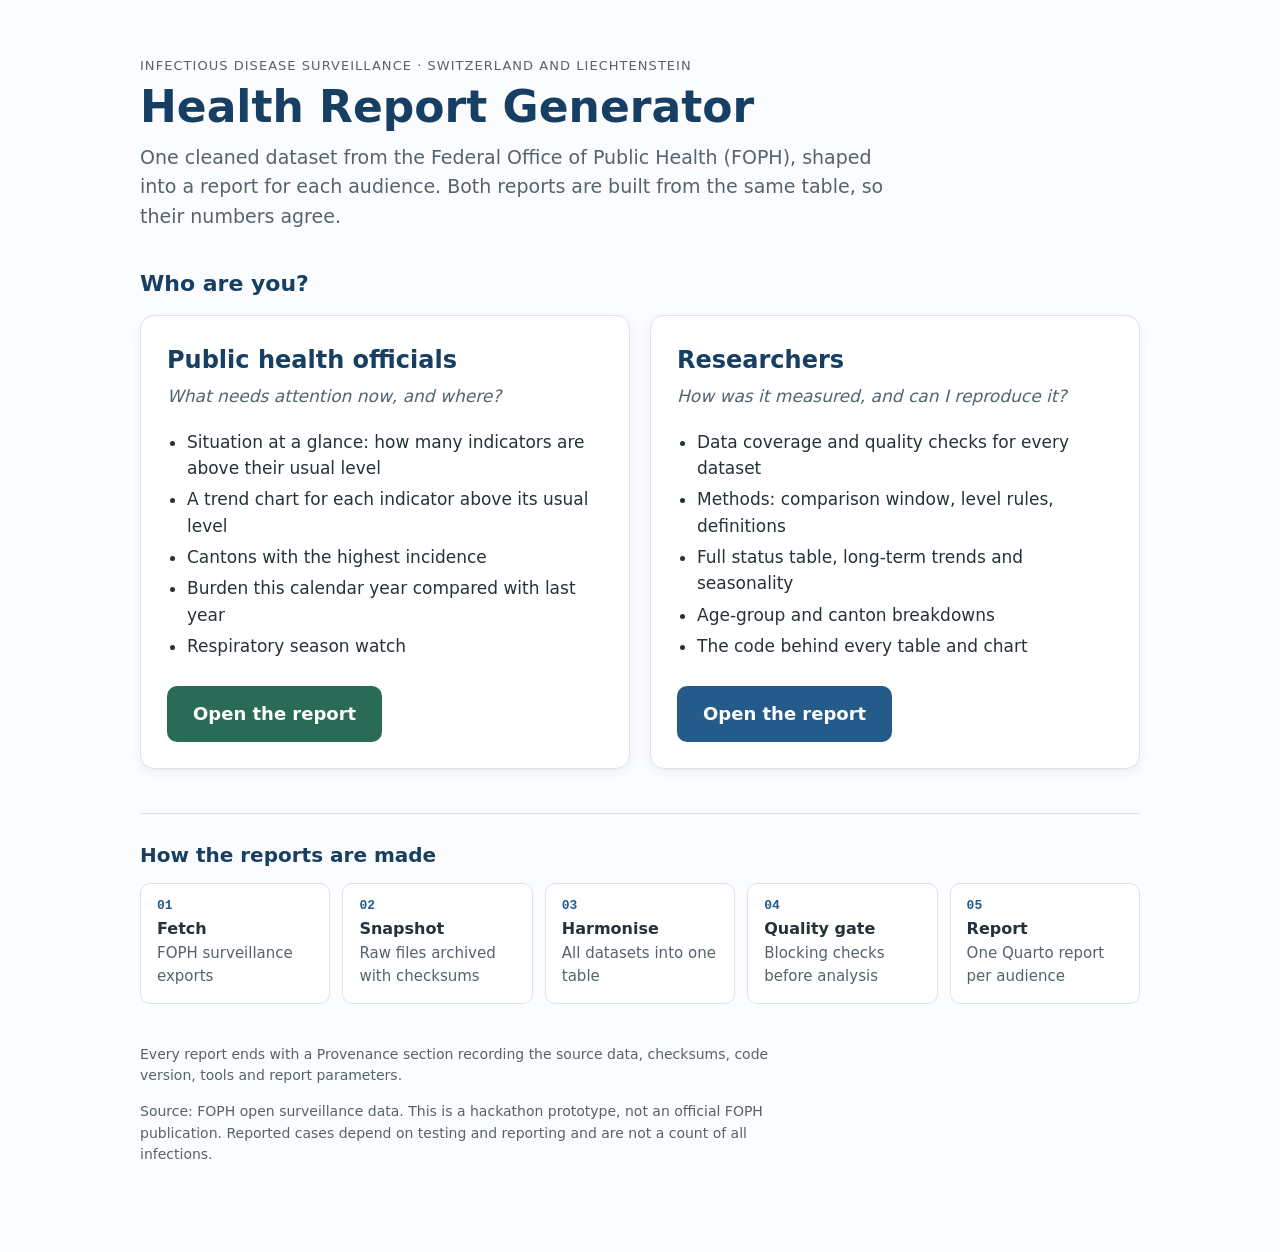
<file: reports/assets/index.html>
<!doctype html>
<html lang="en">
<head>
<meta charset="utf-8">
<meta name="viewport" content="width=device-width, initial-scale=1">
<title>Health Report Generator</title>
<style>
  :root {
    --page: #fbfcfe; --card: #ffffff; --ink: #263238; --soft: #55636c; --heading: #173f63;
    --border: #dde3ea; --public: #2a6b58; --public-dark: #1f5244; --research: #245b8a; --research-dark: #1b4569;
  }
  * { box-sizing: border-box; }
  body { margin: 0; background: var(--page); color: var(--ink);
         font: 17px/1.55 system-ui, -apple-system, "Segoe UI", sans-serif; }
  main { max-width: 1040px; margin: 0 auto; padding: 56px 20px 72px; }
  .eyebrow { margin: 0; font-size: 13px; letter-spacing: .08em; text-transform: uppercase; color: var(--soft); }
  h1 { margin: 6px 0 10px; font-size: clamp(30px, 5vw, 44px); line-height: 1.15; color: var(--heading); text-wrap: balance; }
  .lede { margin: 0 0 36px; max-width: 62ch; font-size: 19px; color: var(--soft); }
  .question { margin: 0 0 14px; font-size: 22px; font-weight: 650; color: var(--heading); }
  .grid { display: grid; grid-template-columns: repeat(auto-fit, minmax(300px, 1fr)); gap: 20px; }
  .card { display: flex; flex-direction: column; background: var(--card); border: 1px solid var(--border);
          border-radius: 14px; padding: 26px; box-shadow: 0 3px 10px rgba(30, 55, 80, .07); }
  .card h2 { margin: 0 0 4px; font-size: 24px; color: var(--heading); }
  .card .ask { margin: 0 0 14px; color: var(--soft); font-style: italic; }
  .card ul { margin: 0 0 22px; padding-left: 20px; flex: 1; }
  .card li { margin: 5px 0; }
  .actions { display: flex; flex-wrap: wrap; gap: 10px; align-items: center; }
  .button { display: inline-block; padding: 14px 26px; border-radius: 10px; color: #fff; font-size: 18px;
            font-weight: 650; text-decoration: none; transition: background .15s ease, transform .15s ease; }
  .button:hover { transform: translateY(-1px); }
  .button:focus-visible, .secondary:focus-visible { outline: 3px solid #f2b600; outline-offset: 2px; }
  .public .button { background: var(--public); }      .public .button:hover { background: var(--public-dark); }
  .research .button { background: var(--research); }  .research .button:hover { background: var(--research-dark); }
  .secondary { padding: 12px 16px; border: 1px solid var(--border); border-radius: 10px; color: var(--heading);
               text-decoration: none; font-weight: 600; }
  .secondary:hover { background: #eef5fb; }
  .how { margin-top: 44px; padding-top: 26px; border-top: 1px solid var(--border); }
  .how h2 { margin: 0 0 12px; font-size: 20px; color: var(--heading); }
  .steps { display: grid; grid-template-columns: repeat(auto-fit, minmax(150px, 1fr)); gap: 12px;
           margin: 0; padding: 0; list-style: none; counter-reset: step; }
  .steps li { counter-increment: step; background: var(--card); border: 1px solid var(--border);
              border-radius: 10px; padding: 14px 16px; font-size: 15px; color: var(--soft); }
  .steps li b { display: block; color: var(--ink); font-size: 16px; }
  .steps li::before { content: "0" counter(step); display: block; font: 600 13px ui-monospace, Consolas, monospace;
                      color: var(--research); margin-bottom: 4px; }
  footer { margin-top: 40px; font-size: 14px; color: var(--soft); max-width: 75ch; }
</style>
</head>
<body>
<main>
  <p class="eyebrow">Infectious disease surveillance · Switzerland and Liechtenstein</p>
  <h1>Health Report Generator</h1>
  <p class="lede">One cleaned dataset from the Federal Office of Public Health (FOPH), shaped into a report for each audience. Both reports are built from the same table, so their numbers agree.</p>

  <p class="question">Who are you?</p>
  <div class="grid">
    <section class="card public">
      <h2>Public health officials</h2>
      <p class="ask">What needs attention now, and where?</p>
      <ul>
        <li>Situation at a glance: how many indicators are above their usual level</li>
        <li>A trend chart for each indicator above its usual level</li>
        <li>Cantons with the highest incidence</li>
        <li>Burden this calendar year compared with last year</li>
        <li>Respiratory season watch</li>
      </ul>
      <div class="actions">
        <a class="button" href="public_health.html">Open the report</a>
      </div>
    </section>

    <section class="card research">
      <h2>Researchers</h2>
      <p class="ask">How was it measured, and can I reproduce it?</p>
      <ul>
        <li>Data coverage and quality checks for every dataset</li>
        <li>Methods: comparison window, level rules, definitions</li>
        <li>Full status table, long-term trends and seasonality</li>
        <li>Age-group and canton breakdowns</li>
        <li>The code behind every table and chart</li>
      </ul>
      <div class="actions">
        <a class="button" href="researcher.html">Open the report</a>
      </div>
    </section>
  </div>

  <section class="how">
    <h2>How the reports are made</h2>
    <ol class="steps">
      <li><b>Fetch</b>FOPH surveillance exports</li>
      <li><b>Snapshot</b>Raw files archived with checksums</li>
      <li><b>Harmonise</b>All datasets into one table</li>
      <li><b>Quality gate</b>Blocking checks before analysis</li>
      <li><b>Report</b>One Quarto report per audience</li>
    </ol>
  </section>

  <footer>
    <p>Every report ends with a Provenance section recording the source data, checksums, code version, tools and report parameters.</p>
    <p>Source: FOPH open surveillance data. This is a hackathon prototype, not an official FOPH publication. Reported cases depend on testing and reporting and are not a count of all infections.</p>
  </footer>
</main>
</body>
</html>
</file>
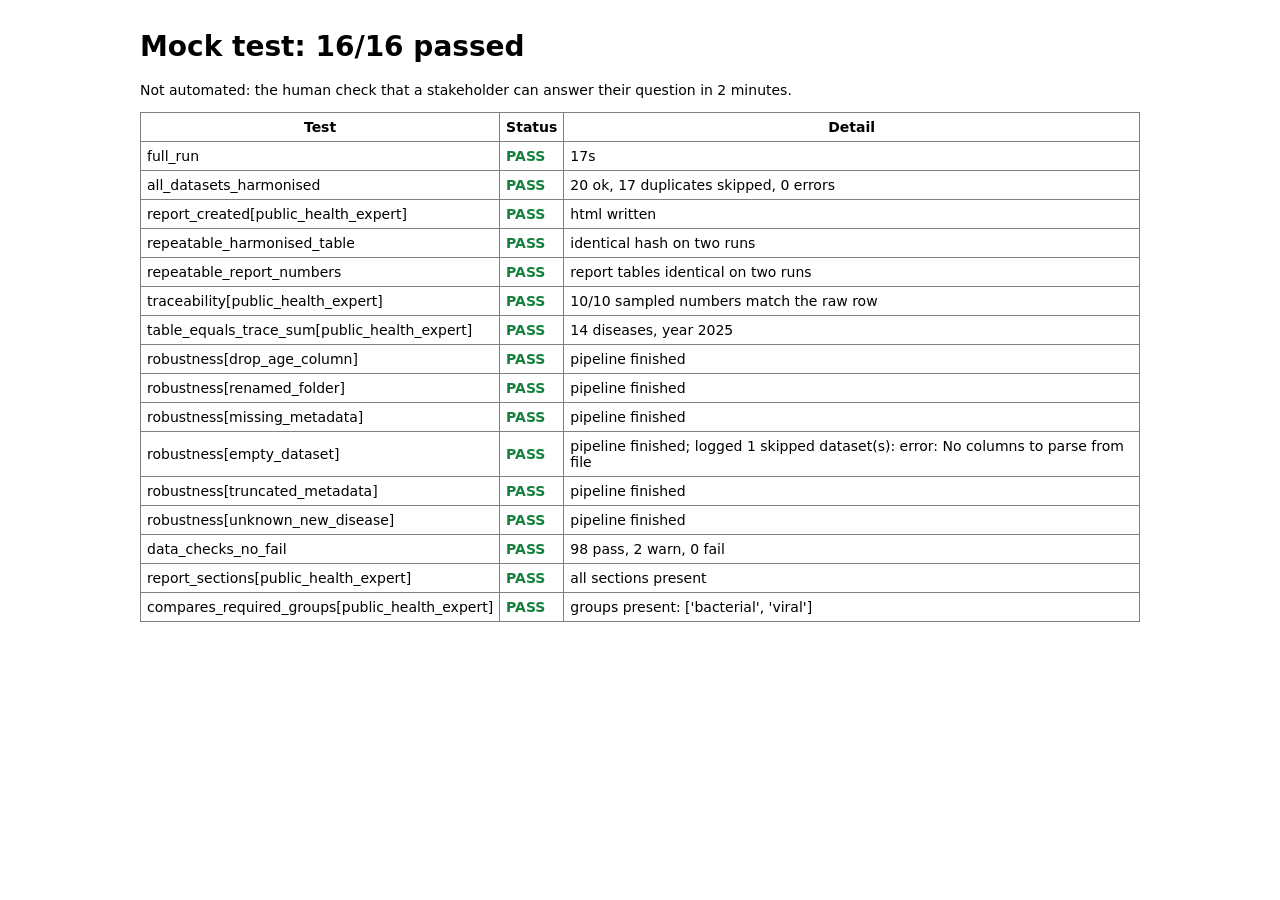
<file: Health_Report_Generator-test/scripts/health_pipeline/example_output/mock_test_report.html>
<!doctype html><meta charset=utf-8><title>Mock test</title><body style='font:14px system-ui;max-width:1000px;margin:30px auto'><h1>Mock test: 16/16 passed</h1><p>Not automated: the human check that a stakeholder can answer their question in 2 minutes.</p><table border=1 cellpadding=6 style='border-collapse:collapse;width:100%'><tr><th>Test</th><th>Status</th><th>Detail</th></tr><tr><td>full_run</td><td style='color:#15803d;font-weight:600'>PASS</td><td>17s</td></tr><tr><td>all_datasets_harmonised</td><td style='color:#15803d;font-weight:600'>PASS</td><td>20 ok, 17 duplicates skipped, 0 errors</td></tr><tr><td>report_created[public_health_expert]</td><td style='color:#15803d;font-weight:600'>PASS</td><td>html written</td></tr><tr><td>repeatable_harmonised_table</td><td style='color:#15803d;font-weight:600'>PASS</td><td>identical hash on two runs</td></tr><tr><td>repeatable_report_numbers</td><td style='color:#15803d;font-weight:600'>PASS</td><td>report tables identical on two runs</td></tr><tr><td>traceability[public_health_expert]</td><td style='color:#15803d;font-weight:600'>PASS</td><td>10/10 sampled numbers match the raw row</td></tr><tr><td>table_equals_trace_sum[public_health_expert]</td><td style='color:#15803d;font-weight:600'>PASS</td><td>14 diseases, year 2025</td></tr><tr><td>robustness[drop_age_column]</td><td style='color:#15803d;font-weight:600'>PASS</td><td>pipeline finished</td></tr><tr><td>robustness[renamed_folder]</td><td style='color:#15803d;font-weight:600'>PASS</td><td>pipeline finished</td></tr><tr><td>robustness[missing_metadata]</td><td style='color:#15803d;font-weight:600'>PASS</td><td>pipeline finished</td></tr><tr><td>robustness[empty_dataset]</td><td style='color:#15803d;font-weight:600'>PASS</td><td>pipeline finished; logged 1 skipped dataset(s): error: No columns to parse from file</td></tr><tr><td>robustness[truncated_metadata]</td><td style='color:#15803d;font-weight:600'>PASS</td><td>pipeline finished</td></tr><tr><td>robustness[unknown_new_disease]</td><td style='color:#15803d;font-weight:600'>PASS</td><td>pipeline finished</td></tr><tr><td>data_checks_no_fail</td><td style='color:#15803d;font-weight:600'>PASS</td><td>98 pass, 2 warn, 0 fail</td></tr><tr><td>report_sections[public_health_expert]</td><td style='color:#15803d;font-weight:600'>PASS</td><td>all sections present</td></tr><tr><td>compares_required_groups[public_health_expert]</td><td style='color:#15803d;font-weight:600'>PASS</td><td>groups present: [&#x27;bacterial&#x27;, &#x27;viral&#x27;]</td></tr></table>
</file>
